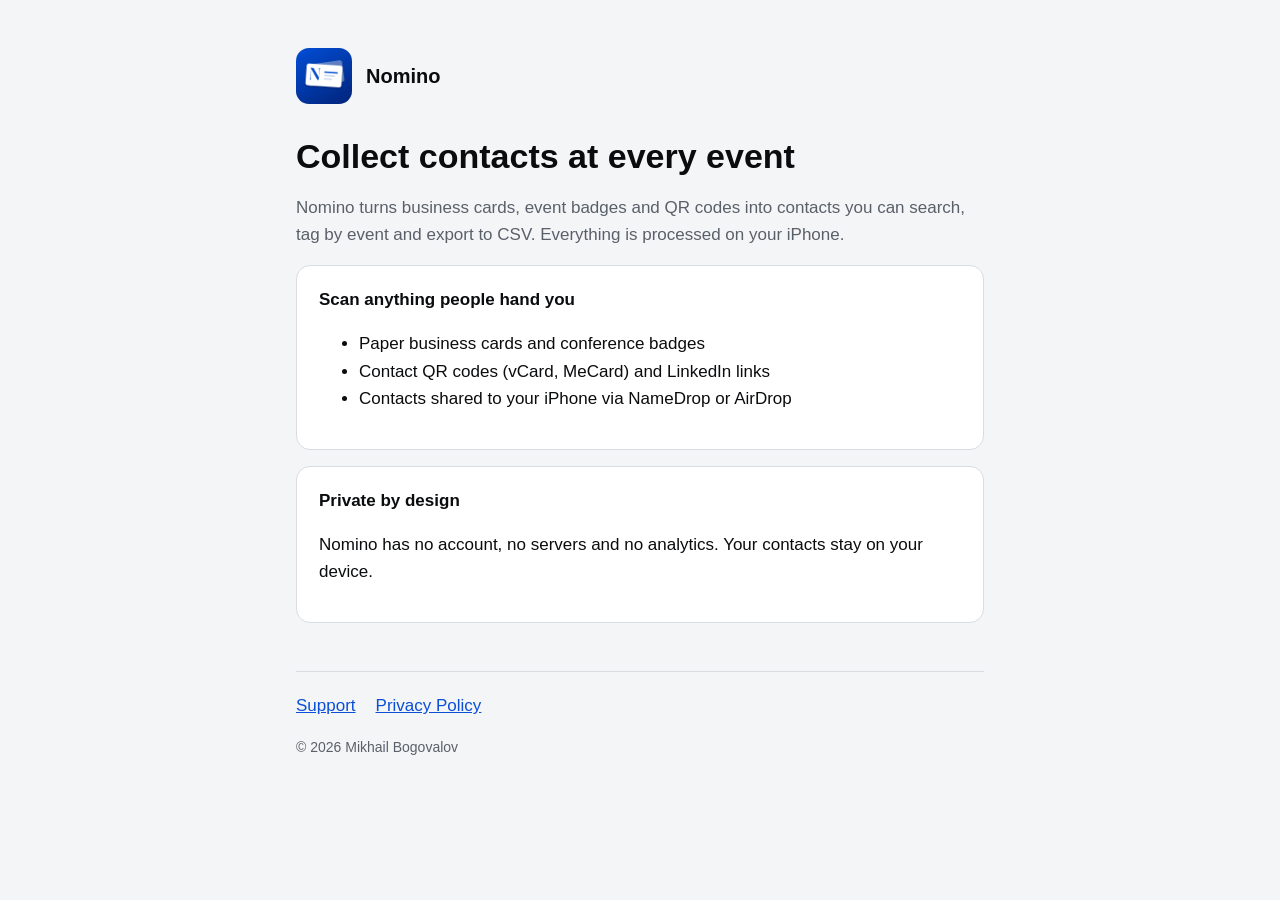
<file: index.html>
<!doctype html>
<html lang="en">
<head>
  <meta charset="utf-8">
  <meta name="viewport" content="width=device-width, initial-scale=1">
  <title>Nomino: Card Scanner</title>
  <meta name="description" content="Nomino turns business cards, event badges and QR codes into contacts – processed entirely on your iPhone.">
  <link rel="icon" href="icon.png">
  <link rel="stylesheet" href="style.css">
</head>
<body>
<main>
  <header><img src="icon.png" alt=""><a href="./">Nomino</a></header>

  <h1>Collect contacts at every event</h1>
  <p class="muted">Nomino turns business cards, event badges and QR codes into contacts you can search, tag by event and export to CSV. Everything is processed on your iPhone.</p>

  <div class="card">
    <strong>Scan anything people hand you</strong>
    <ul>
      <li>Paper business cards and conference badges</li>
      <li>Contact QR codes (vCard, MeCard) and LinkedIn links</li>
      <li>Contacts shared to your iPhone via NameDrop or AirDrop</li>
    </ul>
  </div>
  <div class="card">
    <strong>Private by design</strong>
    <p>Nomino has no account, no servers and no analytics. Your contacts stay on your device.</p>
  </div>

  <nav>
    <a href="support/">Support</a>
    <a href="privacy/">Privacy Policy</a>
  </nav>
  <footer>© 2026 Mikhail Bogovalov</footer>
</main>
</body>
</html>
</file>
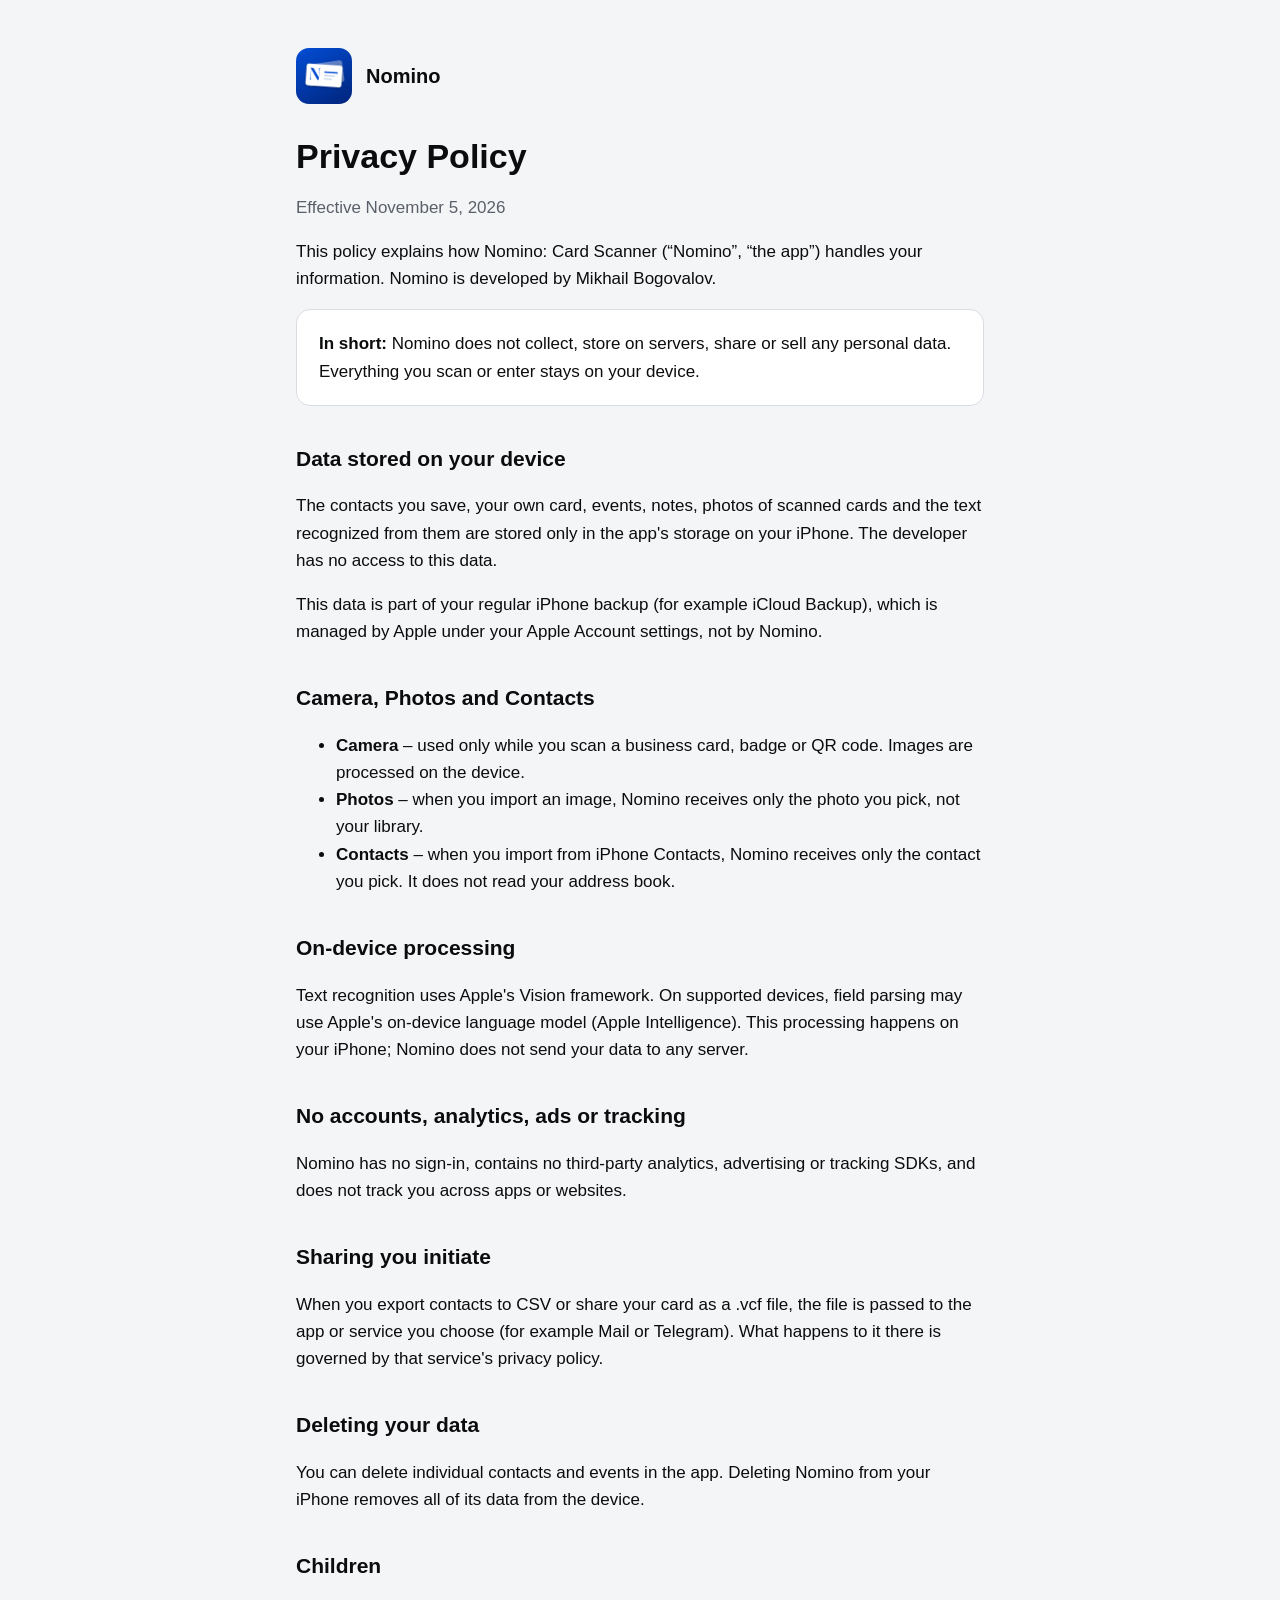
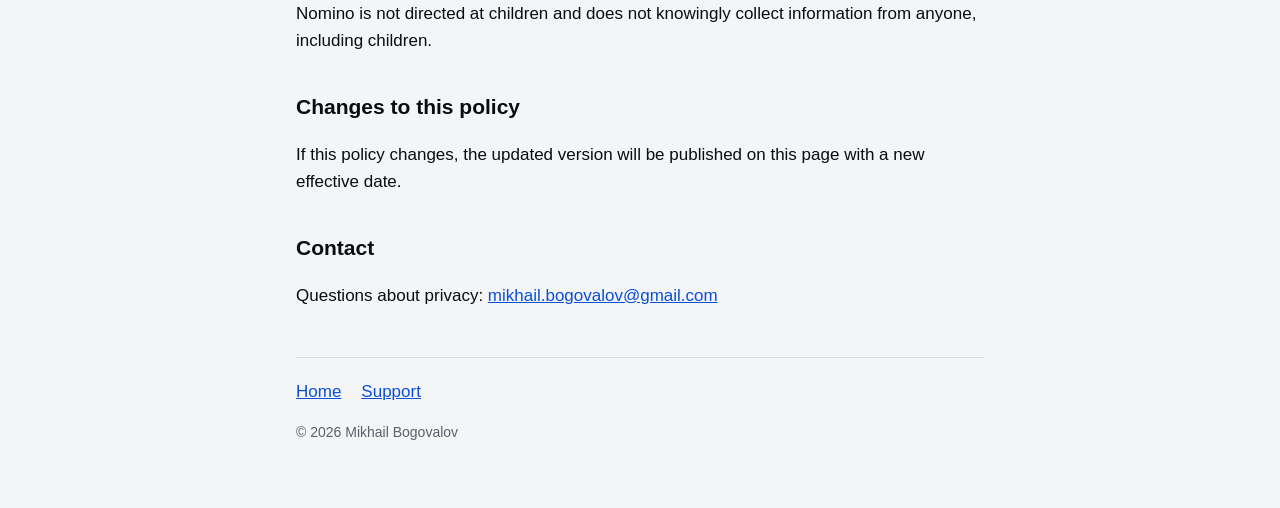
<file: privacy/index.html>
<!doctype html>
<html lang="en">
<head>
  <meta charset="utf-8">
  <meta name="viewport" content="width=device-width, initial-scale=1">
  <title>Nomino Privacy Policy</title>
  <link rel="icon" href="../icon.png">
  <link rel="stylesheet" href="../style.css">
</head>
<body>
<main>
  <header><img src="../icon.png" alt=""><a href="../">Nomino</a></header>

  <h1>Privacy Policy</h1>
  <p class="muted">Effective November 5, 2026</p>

  <p>This policy explains how Nomino: Card Scanner (“Nomino”, “the app”) handles your information. Nomino is developed by Mikhail Bogovalov.</p>

  <div class="card">
    <strong>In short:</strong> Nomino does not collect, store on servers, share or sell any personal data. Everything you scan or enter stays on your device.
  </div>

  <h2>Data stored on your device</h2>
  <p>The contacts you save, your own card, events, notes, photos of scanned cards and the text recognized from them are stored only in the app's storage on your iPhone. The developer has no access to this data.</p>
  <p>This data is part of your regular iPhone backup (for example iCloud Backup), which is managed by Apple under your Apple Account settings, not by Nomino.</p>

  <h2>Camera, Photos and Contacts</h2>
  <ul>
    <li><strong>Camera</strong> – used only while you scan a business card, badge or QR code. Images are processed on the device.</li>
    <li><strong>Photos</strong> – when you import an image, Nomino receives only the photo you pick, not your library.</li>
    <li><strong>Contacts</strong> – when you import from iPhone Contacts, Nomino receives only the contact you pick. It does not read your address book.</li>
  </ul>

  <h2>On-device processing</h2>
  <p>Text recognition uses Apple's Vision framework. On supported devices, field parsing may use Apple's on-device language model (Apple Intelligence). This processing happens on your iPhone; Nomino does not send your data to any server.</p>

  <h2>No accounts, analytics, ads or tracking</h2>
  <p>Nomino has no sign-in, contains no third-party analytics, advertising or tracking SDKs, and does not track you across apps or websites.</p>

  <h2>Sharing you initiate</h2>
  <p>When you export contacts to CSV or share your card as a .vcf file, the file is passed to the app or service you choose (for example Mail or Telegram). What happens to it there is governed by that service's privacy policy.</p>

  <h2>Deleting your data</h2>
  <p>You can delete individual contacts and events in the app. Deleting Nomino from your iPhone removes all of its data from the device.</p>

  <h2>Children</h2>
  <p>Nomino is not directed at children and does not knowingly collect information from anyone, including children.</p>

  <h2>Changes to this policy</h2>
  <p>If this policy changes, the updated version will be published on this page with a new effective date.</p>

  <h2>Contact</h2>
  <p>Questions about privacy: <a href="mailto:mikhail.bogovalov@gmail.com?subject=Nomino%20privacy">mikhail.bogovalov@gmail.com</a></p>

  <nav>
    <a href="../">Home</a>
    <a href="../support/">Support</a>
  </nav>
  <footer>© 2026 Mikhail Bogovalov</footer>
</main>
</body>
</html>
</file>
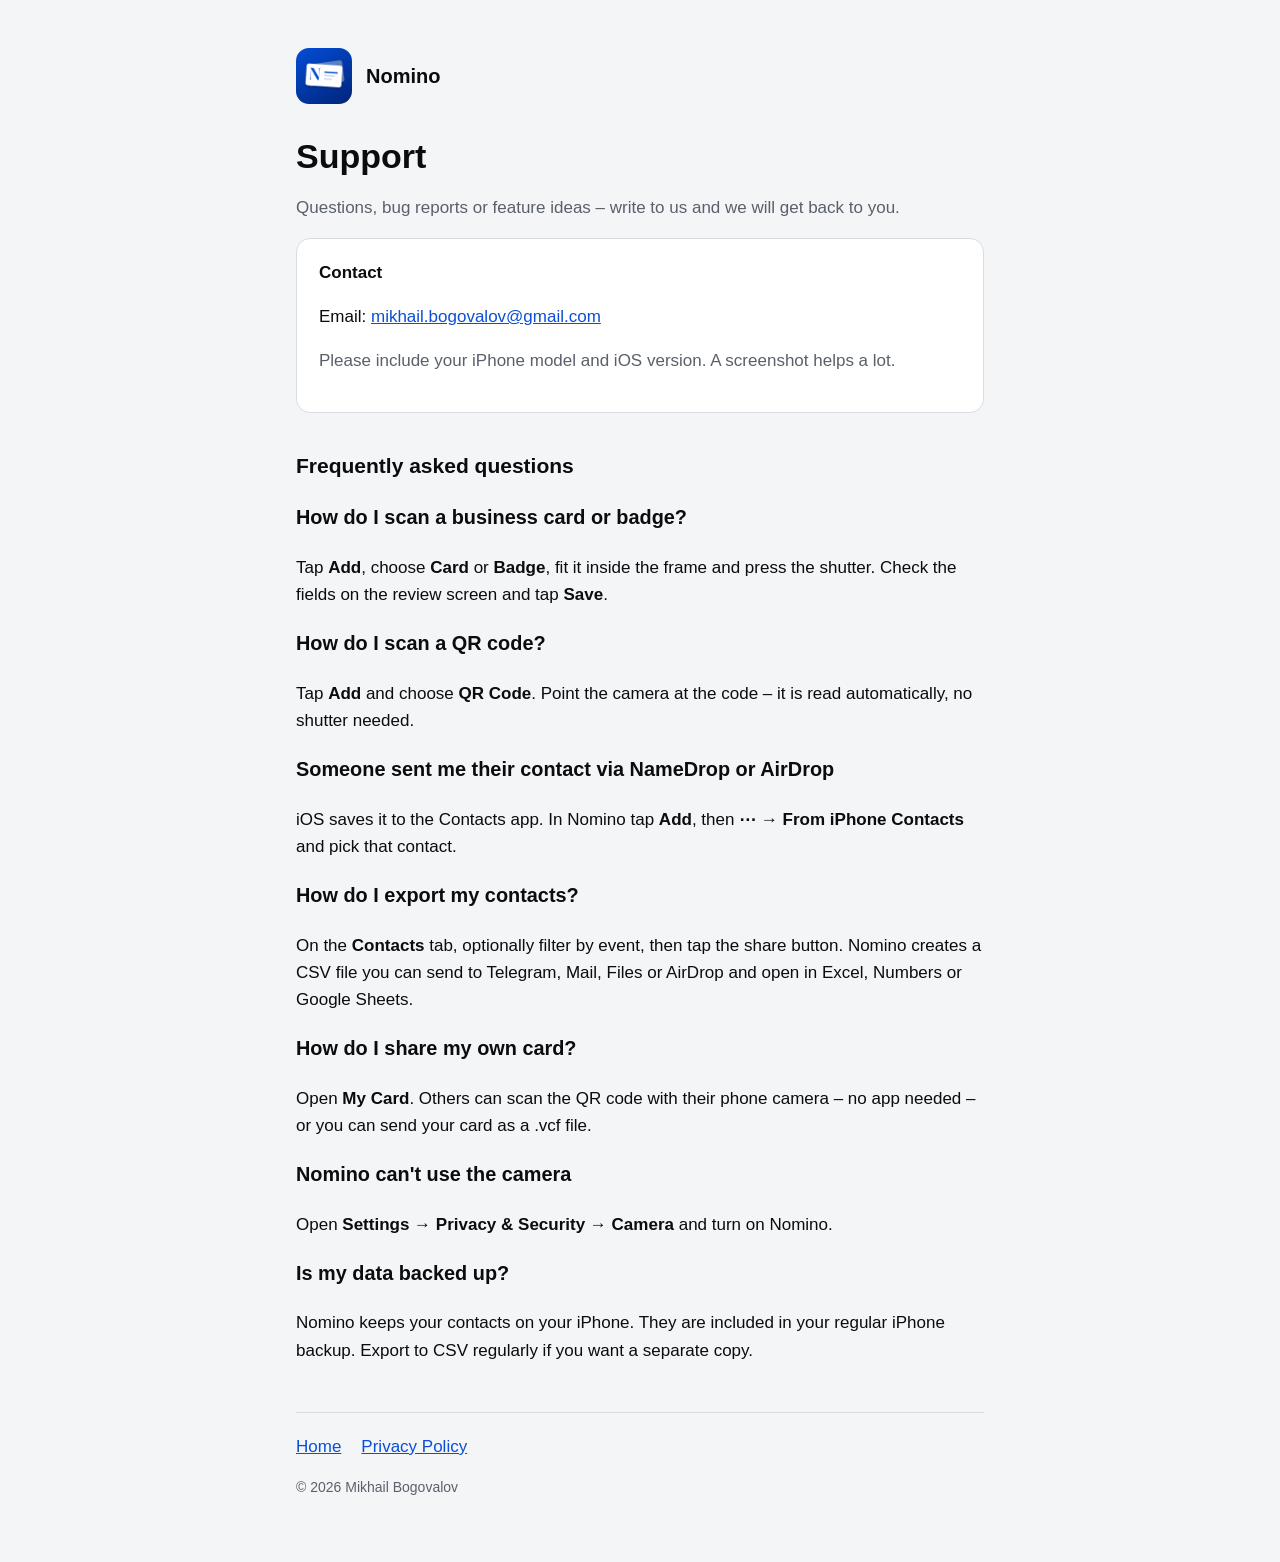
<file: support/index.html>
<!doctype html>
<html lang="en">
<head>
  <meta charset="utf-8">
  <meta name="viewport" content="width=device-width, initial-scale=1">
  <title>Nomino Support</title>
  <link rel="icon" href="../icon.png">
  <link rel="stylesheet" href="../style.css">
</head>
<body>
<main>
  <header><img src="../icon.png" alt=""><a href="../">Nomino</a></header>

  <h1>Support</h1>
  <p class="muted">Questions, bug reports or feature ideas – write to us and we will get back to you.</p>

  <div class="card">
    <strong>Contact</strong>
    <p>Email: <a href="mailto:mikhail.bogovalov@gmail.com?subject=Nomino%20support">mikhail.bogovalov@gmail.com</a></p>
    <p class="muted">Please include your iPhone model and iOS version. A screenshot helps a lot.</p>
  </div>

  <h2>Frequently asked questions</h2>

  <h3>How do I scan a business card or badge?</h3>
  <p>Tap <strong>Add</strong>, choose <strong>Card</strong> or <strong>Badge</strong>, fit it inside the frame and press the shutter. Check the fields on the review screen and tap <strong>Save</strong>.</p>

  <h3>How do I scan a QR code?</h3>
  <p>Tap <strong>Add</strong> and choose <strong>QR Code</strong>. Point the camera at the code – it is read automatically, no shutter needed.</p>

  <h3>Someone sent me their contact via NameDrop or AirDrop</h3>
  <p>iOS saves it to the Contacts app. In Nomino tap <strong>Add</strong>, then <strong>⋯ → From iPhone Contacts</strong> and pick that contact.</p>

  <h3>How do I export my contacts?</h3>
  <p>On the <strong>Contacts</strong> tab, optionally filter by event, then tap the share button. Nomino creates a CSV file you can send to Telegram, Mail, Files or AirDrop and open in Excel, Numbers or Google Sheets.</p>

  <h3>How do I share my own card?</h3>
  <p>Open <strong>My Card</strong>. Others can scan the QR code with their phone camera – no app needed – or you can send your card as a .vcf file.</p>

  <h3>Nomino can't use the camera</h3>
  <p>Open <strong>Settings → Privacy &amp; Security → Camera</strong> and turn on Nomino.</p>

  <h3>Is my data backed up?</h3>
  <p>Nomino keeps your contacts on your iPhone. They are included in your regular iPhone backup. Export to CSV regularly if you want a separate copy.</p>

  <nav>
    <a href="../">Home</a>
    <a href="../privacy/">Privacy Policy</a>
  </nav>
  <footer>© 2026 Mikhail Bogovalov</footer>
</main>
</body>
</html>
</file>
<file: style.css>
:root {
  --bg: #f4f5f7;
  --surface: #ffffff;
  --text: #0b0c0e;
  --muted: #5a606a;
  --border: #d9dce1;
  --accent: #0a4fd6;
}
@media (prefers-color-scheme: dark) {
  :root {
    --bg: #000000;
    --surface: #16171a;
    --text: #f4f5f7;
    --muted: #a3a9b3;
    --border: #2c2e33;
    --accent: #5b8cff;
  }
}
* { box-sizing: border-box; }
body {
  margin: 0;
  background: var(--bg);
  color: var(--text);
  font: 17px/1.6 -apple-system, BlinkMacSystemFont, "SF Pro Text", "Segoe UI", Roboto, Helvetica, Arial, sans-serif;
}
main { max-width: 720px; margin: 0 auto; padding: 48px 16px 64px; }
header { display: flex; align-items: center; gap: 14px; margin-bottom: 32px; }
header img { width: 56px; height: 56px; border-radius: 13px; }
header a { color: inherit; text-decoration: none; font-weight: 600; font-size: 20px; }
h1 { font-size: 34px; line-height: 1.2; margin: 0 0 8px; }
h2 { font-size: 21px; margin: 36px 0 8px; }
p, li { color: var(--text); }
.muted { color: var(--muted); }
a { color: var(--accent); }
.card { background: var(--surface); border: 1px solid var(--border); border-radius: 14px; padding: 20px 22px; margin: 16px 0; }
nav { display: flex; gap: 20px; flex-wrap: wrap; margin-top: 48px; padding-top: 20px; border-top: 1px solid var(--border); }
footer { margin-top: 16px; font-size: 14px; color: var(--muted); }
</file>
